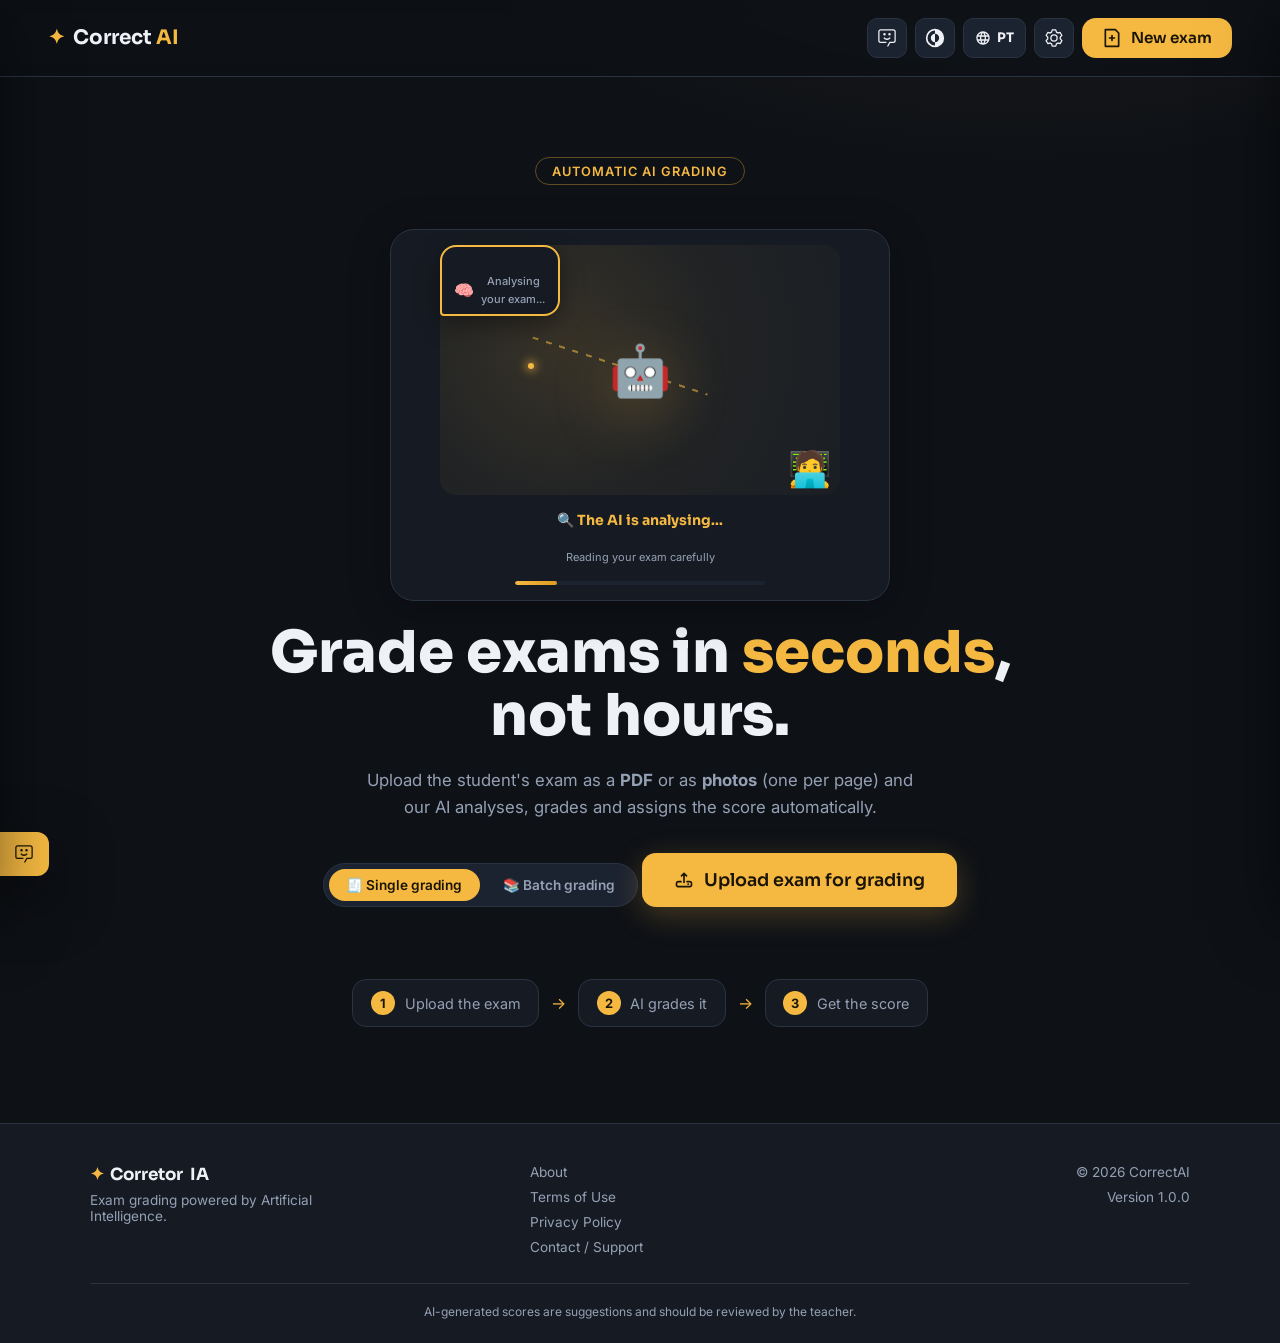
<file: frontend/index.html>
<!DOCTYPE html>
<html lang="pt-BR" data-theme="dark">

<head>
	<meta charset="UTF-8" />
	<meta name="viewport" content="width=device-width, initial-scale=1.0" />
	<title>CorrectAI — Correção de Provas com Inteligência Artificial</title>
	<meta name="description"
		content="Sistema web com IA para correção automática de provas. Carrega provas em PDF ou fotos e recebe a correção." />
	<link rel="preconnect" href="https://fonts.googleapis.com" />
	<link rel="preconnect" href="https://fonts.gstatic.com" crossorigin />
	<link
		href="https://fonts.googleapis.com/css2?family=Sora:wght@400;600;700;800&family=Inter:wght@400;500;600&display=swap"
		rel="stylesheet" />
	<link rel="stylesheet" href="css/style.css" />
	<link rel="stylesheet" href="css/animacao-ia.css" />
</head>

<body>

	<!-- ===== CABEÇALHO ===== -->
	<header class="topo">
		<div class="topo__logo">
			<span class="topo__icone">✦</span>
			<span>Correct<strong> AI</strong></span>
		</div>
		<div class="topo__acoes">
			<button class="btn btn--icone" id="btnChat" data-i18n-aria="headerChatAria"
				data-i18n-title="headerChatTitle" aria-label="Abrir chat com a IA" title="Chat com a IA">
				<svg class="icon" aria-hidden="true" focusable="false" fill="currentColor" viewBox="0 0 32 32" xmlns="http://www.w3.org/2000/svg"><defs><style>.cls-1{fill:none;}</style></defs><path d="M16,19a6.9908,6.9908,0,0,1-5.833-3.1287l1.666-1.1074a5.0007,5.0007,0,0,0,8.334,0l1.666,1.1074A6.9908,6.9908,0,0,1,16,19Z"/><path d="M20,8a2,2,0,1,0,2,2A1.9806,1.9806,0,0,0,20,8Z"/><path d="M12,8a2,2,0,1,0,2,2A1.9806,1.9806,0,0,0,12,8Z"/><path d="M17.7358,30,16,29l4-7h6a1.9966,1.9966,0,0,0,2-2V6a1.9966,1.9966,0,0,0-2-2H6A1.9966,1.9966,0,0,0,4,6V20a1.9966,1.9966,0,0,0,2,2h9v2H6a3.9993,3.9993,0,0,1-4-4V6A3.9988,3.9988,0,0,1,6,2H26a3.9988,3.9988,0,0,1,4,4V20a3.9993,3.9993,0,0,1-4,4H21.1646Z"/><rect class="cls-1" width="32" height="32"/></svg>
			</button>
			<button class="btn btn--icone" id="btnTema" aria-label="Activar modo claro" title="Modo claro">
				<svg class="icon" aria-hidden="true" focusable="false" fill="currentColor" viewBox="0 0 48 48" xmlns="http://www.w3.org/2000/svg"><g><g><g><rect width="48" height="48" fill="none"/><g><path d="M14,24A10,10,0,0,0,24,34V14A10,10,0,0,0,14,24Z"/><path d="M24,2A22,22,0,1,0,46,24,21.9,21.9,0,0,0,24,2ZM6,24A18.1,18.1,0,0,1,24,6v8a10,10,0,0,1,0,20v8A18.1,18.1,0,0,1,6,24Z"/></g></g></g></g></svg>
			</button>

			<button class="btn btn--icone" id="btnIdioma" aria-label="Mudar idioma" title="Switch to English">
				<svg class="icon icon--sm" aria-hidden="true" focusable="false" xmlns="http://www.w3.org/2000/svg" fill="currentColor" viewBox="0 0 24 24"><path d="M11.99 2C6.47 2 2 6.48 2 12s4.47 10 9.99 10C17.52 22 22 17.52 22 12S17.52 2 11.99 2zm6.93 6h-2.95c-.32-1.25-.78-2.45-1.38-3.56 1.84.63 3.37 1.91 4.33 3.56zM12 4.04c.83 1.2 1.48 2.53 1.91 3.96h-3.82c.43-1.43 1.08-2.76 1.91-3.96zM4.26 14C4.1 13.36 4 12.69 4 12s.1-1.36.26-2h3.38c-.08.66-.14 1.32-.14 2 0 .68.06 1.34.14 2H4.26zm.82 2h2.95c.32 1.25.78 2.45 1.38 3.56-1.84-.63-3.37-1.9-4.33-3.56zm2.95-8H5.08c.96-1.66 2.49-2.93 4.33-3.56C8.81 5.55 8.35 6.75 8.03 8zM12 19.96c-.83-1.2-1.48-2.53-1.91-3.96h3.82c-.43 1.43-1.08 2.76-1.91 3.96zM14.34 14H9.66c-.09-.66-.16-1.32-.16-2 0-.68.07-1.35.16-2h4.68c.09.65.16 1.32.16 2 0 .68-.07 1.34-.16 2zm.25 5.56c.6-1.11 1.06-2.31 1.38-3.56h2.95c-.96 1.65-2.49 2.93-4.33 3.56zM16.36 14c.08-.66.14-1.32.14-2 0-.68-.06-1.34-.14-2h3.38c.16.64.26 1.31.26 2s-.1 1.36-.26 2h-3.38z"/></svg>
				<span id="textoBotaoIdioma">EN</span>
			</button>

			<button class="btn btn--icone" id="btnConfig" data-i18n-aria="headerConfigAria"
				data-i18n-title="headerConfigTitle" aria-label="Abrir configurações" title="Configurações">
				<svg class="icon" aria-hidden="true" focusable="false" viewBox="0 0 1024 1024" xmlns="http://www.w3.org/2000/svg"><path fill="currentColor" d="M600.704 64a32 32 0 0 1 30.464 22.208l35.2 109.376c14.784 7.232 28.928 15.36 42.432 24.512l112.384-24.192a32 32 0 0 1 34.432 15.36L944.32 364.8a32 32 0 0 1-4.032 37.504l-77.12 85.12a357.12 357.12 0 0 1 0 49.024l77.12 85.248a32 32 0 0 1 4.032 37.504l-88.704 153.6a32 32 0 0 1-34.432 15.296L708.8 803.904c-13.44 9.088-27.648 17.28-42.368 24.512l-35.264 109.376A32 32 0 0 1 600.704 960H423.296a32 32 0 0 1-30.464-22.208L357.696 828.48a351.616 351.616 0 0 1-42.56-24.64l-112.32 24.256a32 32 0 0 1-34.432-15.36L79.68 659.2a32 32 0 0 1 4.032-37.504l77.12-85.248a357.12 357.12 0 0 1 0-48.896l-77.12-85.248A32 32 0 0 1 79.68 364.8l88.704-153.6a32 32 0 0 1 34.432-15.296l112.32 24.256c13.568-9.152 27.776-17.408 42.56-24.64l35.2-109.312A32 32 0 0 1 423.232 64H600.64zm-23.424 64H446.72l-36.352 113.088-24.512 11.968a294.113 294.113 0 0 0-34.816 20.096l-22.656 15.36-116.224-25.088-65.28 113.152 79.68 88.192-1.92 27.136a293.12 293.12 0 0 0 0 40.192l1.92 27.136-79.808 88.192 65.344 113.152 116.224-25.024 22.656 15.296a294.113 294.113 0 0 0 34.816 20.096l24.512 11.968L446.72 896h130.688l36.48-113.152 24.448-11.904a288.282 288.282 0 0 0 34.752-20.096l22.592-15.296 116.288 25.024 65.28-113.152-79.744-88.192 1.92-27.136a293.12 293.12 0 0 0 0-40.256l-1.92-27.136 79.808-88.128-65.344-113.152-116.288 24.96-22.592-15.232a287.616 287.616 0 0 0-34.752-20.096l-24.448-11.904L577.344 128zM512 320a192 192 0 1 1 0 384 192 192 0 0 1 0-384zm0 64a128 128 0 1 0 0 256 128 128 0 0 0 0-256z"/></svg>
			</button>
			<button class="btn btn--primario" id="btnAbrirModalTopo">
				<svg class="icon" aria-hidden="true" focusable="false" fill="currentColor" viewBox="0 0 24 24" xmlns="http://www.w3.org/2000/svg"><path d="M4,23H20a1,1,0,0,0,1-1V6a1,1,0,0,0-.293-.707l-4-4A1,1,0,0,0,16,1H4A1,1,0,0,0,3,2V22A1,1,0,0,0,4,23ZM5,3H15.586L19,6.414V21H5Zm11,9a1,1,0,0,1-1,1H13v2a1,1,0,0,1-2,0V13H9a1,1,0,0,1,0-2h2V9a1,1,0,0,1,2,0v2h2A1,1,0,0,1,16,12Z"/></svg>
				<span data-i18n="headerNovaProva">Nova prova</span>
			</button>
		</div>
	</header>


	<!-- ===== HERO ===== -->
	<main class="container">
		<section class="hero">
			<span class="hero__tag" data-i18n="heroTag">Correção automática com IA</span>
			<div id="animacaoContainer" class="animacao-wrapper" data-compacto aria-hidden="true"></div>

			<h1 data-i18n="heroTituloHtml" data-i18n-html="true">Corrige provas em <em>segundos</em>,<br />não em horas.
			</h1>
			<p data-i18n="heroParagrafoHtml" data-i18n-html="true">
				Carrega a prova do estudante em <strong>PDF</strong> ou em <strong>fotos</strong>
				(uma por página) e a nossa IA analisa, corrige e atribui a nota automaticamente.
			</p>

			<!-- ===== MODO: CORREÇÃO SIMPLES vs LOTE ===== -->
			<div class="modo-corretor" role="radiogroup" aria-label="Modo de correção">
				<button type="button" class="modo-corretor__opcao ativo" id="btnModoSimples" data-i18n="modoSimples">🧾
					Correção simples</button>
				<button type="button" class="modo-corretor__opcao" id="btnModoLote" data-i18n="modoLote">📚 Correção em
					lote</button>
			</div>

			<button class="btn btn--grande" id="btnAbrirModalHero">
				<svg class="icon" aria-hidden="true" focusable="false" viewBox="0 0 24 24" fill="none" xmlns="http://www.w3.org/2000/svg"><path d="M17 17H17.01M15.6 14H18C18.9319 14 19.3978 14 19.7654 14.1522C20.2554 14.3552 20.6448 14.7446 20.8478 15.2346C21 15.6022 21 16.0681 21 17C21 17.9319 21 18.3978 20.8478 18.7654C20.6448 19.2554 20.2554 19.6448 19.7654 19.8478C19.3978 20 18.9319 20 18 20H6C5.06812 20 4.60218 20 4.23463 19.8478C3.74458 19.6448 3.35523 19.2554 3.15224 18.7654C3 18.3978 3 17.9319 3 17C3 16.0681 3 15.6022 3.15224 15.2346C3.35523 14.7446 3.74458 14.3552 4.23463 14.1522C4.60218 14 5.06812 14 6 14H8.4M12 15V4M12 4L15 7M12 4L9 7" stroke="currentColor" stroke-width="2" stroke-linecap="round" stroke-linejoin="round"/></svg>
				<span id="textoBotaoHero" data-i18n="heroBotaoSimples">Carregar prova
					para correção</span>
			</button>

			<div class="hero__passos">
				<div class="passo"><span>1</span> <span data-i18n="passo1">Carrega a prova</span></div>
				<div class="passo__seta">→</div>
				<div class="passo"><span>2</span> <span data-i18n="passo2">A IA corrige</span></div>
				<div class="passo__seta">→</div>
				<div class="passo"><span>3</span> <span data-i18n="passo3">Recebe a nota</span></div>
			</div>

		</section>

		<!-- ===== FILA DE PROVAS ===== -->
		<section class="fila" id="secFila" hidden>
			<div class="fila__topo">
				<h2 data-i18n="filaTitulo">Provas em análise</h2>
				<button class="btn btn--pequeno" id="btnExportarTudo">
					<svg class="icon icon--sm" aria-hidden="true" focusable="false" fill="currentColor" viewBox="0 0 1920 1920" xmlns="http://www.w3.org/2000/svg"><path d="M533.333 586.667v106.666h-320v479.997h.422l233.6 213.34H1472.64l233.6-213.34h.43V693.333h-320V586.667h352c41.23 0 74.66 33.429 74.66 74.666v511.997H1856c35.35 0 64 28.66 64 64V1856c0 35.35-28.65 64-64 64H64c-35.346 0-64-28.65-64-64v-618.67c0-35.34 28.654-64 64-64h42.667V661.333c0-41.237 33.429-74.666 74.666-74.666h352ZM172.378 1280h-65.711v533.33H1813.33V1280h-65.71l-233.6 213.33H405.978L172.378 1280ZM1013.33 0v1044.579l228.96-228.958 75.42 75.425L960 1248.76 602.288 891.046l75.424-75.425 228.955 228.955V0h106.663Z" fill-rule="evenodd"/></svg>
					<span data-i18n="filaExportar">Exportar tudo (CSV)</span>
				</button>
			</div>
			<div class="fila__lista" id="listaProvas"></div>
		</section>

	</main>

	<!-- ===== RODAPÉ ===== -->
	<footer class="rodape">
		<div class="rodape__conteudo">
			<div class="rodape__marca">
				<div class="rodape__logo"><span class="topo__icone">✦</span> Corretor<strong>IA</strong></div>
				<p data-i18n="rodapeSlogan">Correção de provas com Inteligência Artificial.</p>
			</div>

			<nav class="rodape__links" aria-label="Links do rodapé">
				<a href="#" data-i18n="rodapeSobre">Sobre</a>
				<a href="#" data-i18n="rodapeTermos">Termos de Uso</a>
				<a href="#" data-i18n="rodapePrivacidade">Política de Privacidade</a>
				<a href="#" data-i18n="rodapeContacto">Contacto / Suporte</a>
			</nav>

			<div class="rodape__meta">
				<span>© <span id="rodapeAno">2026</span> CorrectAI</span>
				<span data-i18n="rodapeVersao">Versão 1.0.0</span>
			</div>
		</div>

		<p class="rodape__aviso" data-i18n="rodapeAviso">
			As notas geradas por IA são sugestões e devem ser revistas pelo professor.
		</p>
	</footer>

	<!-- ===== MODAL (popup) DE CARREGAMENTO — CORREÇÃO SIMPLES ===== -->
	<div class="modal-overlay" id="modalOverlay" hidden>
		<div class="modal" role="dialog" aria-modal="true" aria-labelledby="modalTitulo">
			<button class="modal__fechar" id="btnFecharModal" aria-label="Fechar">✕</button>

			<h2 id="modalTitulo" data-i18n="modalTitulo">Carregar prova</h2>
			<p class="modal__sub" data-i18n="modalSub">Preenche os dados do estudante e anexa a prova.</p>

			<form id="formProva" novalidate>
				<!-- Dados do estudante -->

				<div class="campo">
					<label for="inputNome" data-i18n="labelNome">Nome do estudante</label>
					<input type="text" id="inputNome" placeholder="Ex.: Bruno Sebastião"
						data-i18n-placeholder="placeholderNome" maxlength="100" required />
					<small class="campo__erro" data-erro="nome"></small>
				</div>

				<div class="campo">
					<label for="inputNumero" data-i18n="labelNumero">Número de estudante</label>
					<input type="text" id="inputNumero" placeholder="Ex.: 2026-0042"
						data-i18n-placeholder="placeholderNumero" maxlength="20" required />
					<small class="campo__erro" data-erro="numero"></small>
				</div>

				<!-- Escolha do tipo de ficheiro -->
				<div class="campo">
					<span class="campo__rotulo" data-i18n="labelFormato">Formato da prova</span>
					<div class="tipo-toggle" role="radiogroup">
						<label class="tipo-toggle__opcao">
							<input type="radio" name="tipoFicheiro" value="pdf" checked />
							<span data-i18n="optPdf">📄 PDF</span>
						</label>
						<label class="tipo-toggle__opcao">
							<input type="radio" name="tipoFicheiro" value="foto" />
							<span data-i18n="optFoto">📷 Fotos</span>
						</label>
					</div>
				</div>

				<!-- Zona de upload -->
				<div class="dropzone" id="dropzone">

					<input type="file" id="inputFicheiro" accept="application/pdf" hidden />

					<input type="file" id="inputCamera" accept="image/*" capture="environment" hidden />

					<!-- MODO PDF -->
					<div class="dropzone__conteudo" id="dropzonePdf">

						<span class="dropzone__icone">⇪</span>

						<p id="dropzoneTextoPdf" data-i18n="dzPdfTexto" data-i18n-html="true">
							Arrasta o PDF aqui ou <u>clica para escolher</u>
						</p>

						<small id="dropzoneAjudaPdf" data-i18n="dzPdfAjuda">
							1 ficheiro PDF
						</small>

					</div>


					<!-- MODO FOTOS -->
					<div class="dropzone__conteudo dropzone__fotos" id="dropzoneFotos">

						<div class="dropzone__opcoes">

							<!-- UPLOAD -->
							<div class="dropzone__opcao" id="opcaoUpload">

								<span class="dropzone__icone">⇪</span>

								<p>
									<strong data-i18n="dzFotosCarregar">Carregar fotos</strong>
								</p>

								<small data-i18n="dzFotosGaleria">
									Escolher da galeria
								</small>

							</div>


							<!-- CÂMERA -->
							<div class="dropzone__opcao" id="opcaoCamera">

								<span class="dropzone__icone">📷</span>

								<p>
									<strong data-i18n="dzFotosTirar">Tirar foto</strong>
								</p>

								<small data-i18n="dzFotosCamera">
									Abrir câmera
								</small>

							</div>

						</div>

						<small class="dropzone__ajuda" id="dropzoneAjudaFotos" data-i18n="dzFotosAjuda">
							Várias fotos — uma por página da prova
						</small>

					</div>

				</div>

				<small class="campo__erro" data-erro="ficheiro"></small>

				<!-- Pré-visualização das fotos -->
				<div class="preview-fotos" id="previewFotos"></div>

				<button type="submit" class="btn btn--primario btn--largo" id="btnSubmeter">
					<svg class="icon" aria-hidden="true" focusable="false" viewBox="0 0 24 24" fill="none" xmlns="http://www.w3.org/2000/svg"><path d="M10.3009 13.6949L20.102 3.89742M10.5795 14.1355L12.8019 18.5804C13.339 19.6545 13.6075 20.1916 13.9458 20.3356C14.2394 20.4606 14.575 20.4379 14.8492 20.2747C15.1651 20.0866 15.3591 19.5183 15.7472 18.3818L19.9463 6.08434C20.2845 5.09409 20.4535 4.59896 20.3378 4.27142C20.2371 3.98648 20.013 3.76234 19.7281 3.66167C19.4005 3.54595 18.9054 3.71502 17.9151 4.05315L5.61763 8.2523C4.48114 8.64037 3.91289 8.83441 3.72478 9.15032C3.56153 9.42447 3.53891 9.76007 3.66389 10.0536C3.80791 10.3919 4.34498 10.6605 5.41912 11.1975L9.86397 13.42C10.041 13.5085 10.1295 13.5527 10.2061 13.6118C10.2742 13.6643 10.3352 13.7253 10.3876 13.7933C10.4468 13.87 10.491 13.9585 10.5795 14.1355Z" stroke="currentColor" stroke-width="2" stroke-linecap="round" stroke-linejoin="round"/></svg>
					<span data-i18n="btnEnviar">Enviar para correção</span>
				</button>
			</form>
		</div>
	</div>

	<!-- ===== MODAL DE CORREÇÃO EM LOTE ===== -->
	<div class="modal-overlay" id="modalLoteOverlay" hidden>
		<div class="modal modal--largo" role="dialog" aria-modal="true" aria-labelledby="modalLoteTitulo">
			<button class="modal__fechar" id="btnFecharModalLote" aria-label="Fechar">✕</button>

			<h2 id="modalLoteTitulo" data-i18n="loteTitulo">Correção em lote</h2>
			<p class="modal__sub" data-i18n="loteSub">Adiciona as provas de vários estudantes. A IA corrige todas de uma
				vez e gera um relatório com a média percentual.</p>

			<div class="lote-lista" id="loteLista"></div>

			<small class="campo__erro" data-erro="lote"></small>

			<div class="lote-acoes">
				<button type="button" class="btn btn--pequeno" id="btnAdicionarAluno" data-i18n="loteAdicionar">+
					Adicionar estudante</button>
				<button type="button" class="btn btn--primario btn--largo" id="btnEnviarLote">
					<svg class="icon" aria-hidden="true" focusable="false" viewBox="0 0 24 24" fill="none" xmlns="http://www.w3.org/2000/svg"><path d="M10.3009 13.6949L20.102 3.89742M10.5795 14.1355L12.8019 18.5804C13.339 19.6545 13.6075 20.1916 13.9458 20.3356C14.2394 20.4606 14.575 20.4379 14.8492 20.2747C15.1651 20.0866 15.3591 19.5183 15.7472 18.3818L19.9463 6.08434C20.2845 5.09409 20.4535 4.59896 20.3378 4.27142C20.2371 3.98648 20.013 3.76234 19.7281 3.66167C19.4005 3.54595 18.9054 3.71502 17.9151 4.05315L5.61763 8.2523C4.48114 8.64037 3.91289 8.83441 3.72478 9.15032C3.56153 9.42447 3.53891 9.76007 3.66389 10.0536C3.80791 10.3919 4.34498 10.6605 5.41912 11.1975L9.86397 13.42C10.041 13.5085 10.1295 13.5527 10.2061 13.6118C10.2742 13.6643 10.3352 13.7253 10.3876 13.7933C10.4468 13.87 10.491 13.9585 10.5795 14.1355Z" stroke="currentColor" stroke-width="2" stroke-linecap="round" stroke-linejoin="round"/></svg>
					<span data-i18n="loteEnviar">Enviar lote para correção</span>
				</button>
			</div>
		</div>
	</div>

	<!-- ===== MODAL: RELATÓRIO DO LOTE ===== -->
	<div class="modal-overlay" id="modalRelatorioOverlay" hidden>
		<div class="modal modal--largo" role="dialog" aria-modal="true" aria-labelledby="modalRelatorioTitulo">
			<button class="modal__fechar" id="btnFecharRelatorio" aria-label="Fechar">✕</button>

			<h2 id="modalRelatorioTitulo" data-i18n="relatorioTitulo">Relatório do lote</h2>
			<p class="modal__sub" id="relatorioSub"></p>

			<div class="relatorio-tabela-wrap">
				<table class="relatorio-tabela" id="relatorioTabela">
					<thead>
						<tr>
							<th data-i18n="relColNome">Nome</th>
							<th data-i18n="relColNumero">Número</th>
							<th data-i18n="relColNota">Nota</th>
							<th data-i18n="relColPercentagem">Percentagem</th>
						</tr>
					</thead>
					<tbody id="relatorioCorpo"></tbody>
				</table>
			</div>

			<div class="relatorio-resumo" id="relatorioResumo"></div>

			<button type="button" class="btn btn--primario btn--largo" id="btnExportarLote">
				<svg class="icon" aria-hidden="true" focusable="false" viewBox="0 0 512 512" version="1.1" xmlns="http://www.w3.org/2000/svg" xmlns:xlink="http://www.w3.org/1999/xlink"><g stroke="none" stroke-width="1" fill="none" fill-rule="evenodd"><g fill="currentColor" transform="translate(42.666667, 85.333333)"><path d="M341.333333,1.42108547e-14 L426.666667,85.3333333 L426.666667,341.333333 L3.55271368e-14,341.333333 L3.55271368e-14,1.42108547e-14 L341.333333,1.42108547e-14 Z M330.666667,42.6666667 L42.6666667,42.6666667 L42.6666667,298.666667 L384,298.666667 L384,96 L330.666667,42.6666667 Z M106.666667,85.3333333 L106.666,234.666 L341.333333,234.666667 L341.333333,256 L85.3333333,256 L85.3333333,85.3333333 L106.666667,85.3333333 Z M170.666667,149.333333 L170.666667,213.333333 L128,213.333333 L128,149.333333 L170.666667,149.333333 Z M234.666667,106.666667 L234.666667,213.333333 L192,213.333333 L192,106.666667 L234.666667,106.666667 Z M298.666667,170.666667 L298.666667,213.333333 L256,213.333333 L256,170.666667 L298.666667,170.666667 Z"></path></g></g></svg>
				<span data-i18n="relatorioExportar">Exportar relatório (CSV)</span>
			</button>
		</div>
	</div>

	<!-- ===== PAINEL LATERAL ESQUERDO: CHAT COM A IA ===== -->
	<aside class="chat" id="painelChat" aria-label="Chat com a IA">
		<div class="chat__topo">
			<h3 data-i18n="chatTitulo">💬 Assistente IA</h3>
			<button class="chat__fechar" id="btnFecharChat" data-i18n-aria="chatFecharAria"
				aria-label="Ocultar chat">✕</button>
		</div>
		<div class="chat__mensagens" id="chatMensagens">
			<div class="msg msg--ia" id="chatMsgInicial" data-i18n="chatMsgInicial">Olá! Posso ajudar-te a definir
				critérios, explicar notas ou rever correções. O que precisas?</div>
		</div>
		<form class="chat__form" id="chatForm">
			<input type="text" id="chatInput" placeholder="Escreve a tua mensagem…"
				data-i18n-placeholder="chatPlaceholder" autocomplete="off" />
			<button type="submit" class="btn btn--primario" aria-label="Enviar">
				<svg class="icon icon--sm" aria-hidden="true" focusable="false" viewBox="0 0 24 24" fill="none" xmlns="http://www.w3.org/2000/svg"><path d="M10.3009 13.6949L20.102 3.89742M10.5795 14.1355L12.8019 18.5804C13.339 19.6545 13.6075 20.1916 13.9458 20.3356C14.2394 20.4606 14.575 20.4379 14.8492 20.2747C15.1651 20.0866 15.3591 19.5183 15.7472 18.3818L19.9463 6.08434C20.2845 5.09409 20.4535 4.59896 20.3378 4.27142C20.2371 3.98648 20.013 3.76234 19.7281 3.66167C19.4005 3.54595 18.9054 3.71502 17.9151 4.05315L5.61763 8.2523C4.48114 8.64037 3.91289 8.83441 3.72478 9.15032C3.56153 9.42447 3.53891 9.76007 3.66389 10.0536C3.80791 10.3919 4.34498 10.6605 5.41912 11.1975L9.86397 13.42C10.041 13.5085 10.1295 13.5527 10.2061 13.6118C10.2742 13.6643 10.3352 13.7253 10.3876 13.7933C10.4468 13.87 10.491 13.9585 10.5795 14.1355Z" stroke="currentColor" stroke-width="2" stroke-linecap="round" stroke-linejoin="round"/></svg>
			</button>
		</form>
	</aside>
	<button class="chat__abrir" id="btnAbrirChat" data-i18n-aria="chatAbrirAria" aria-label="Mostrar chat">
		<svg class="icon" aria-hidden="true" focusable="false" fill="currentColor" viewBox="0 0 32 32" xmlns="http://www.w3.org/2000/svg"><defs><style>.cls-1{fill:none;}</style></defs><path d="M16,19a6.9908,6.9908,0,0,1-5.833-3.1287l1.666-1.1074a5.0007,5.0007,0,0,0,8.334,0l1.666,1.1074A6.9908,6.9908,0,0,1,16,19Z"/><path d="M20,8a2,2,0,1,0,2,2A1.9806,1.9806,0,0,0,20,8Z"/><path d="M12,8a2,2,0,1,0,2,2A1.9806,1.9806,0,0,0,12,8Z"/><path d="M17.7358,30,16,29l4-7h6a1.9966,1.9966,0,0,0,2-2V6a1.9966,1.9966,0,0,0-2-2H6A1.9966,1.9966,0,0,0,4,6V20a1.9966,1.9966,0,0,0,2,2h9v2H6a3.9993,3.9993,0,0,1-4-4V6A3.9988,3.9988,0,0,1,6,2H26a3.9988,3.9988,0,0,1,4,4V20a3.9993,3.9993,0,0,1-4,4H21.1646Z"/><rect class="cls-1" width="32" height="32"/></svg>
	</button>

	<!-- ===== PAINEL LATERAL DIREITO: CONFIGURAÇÕES ===== -->
	<aside class="config" id="painelConfig" aria-label="Configurações de avaliação">
		<div class="config__topo">
			<h3 data-i18n="configTitulo">⚙️ Configurações</h3>
			<button class="config__fechar" id="btnFecharConfig" aria-label="Fechar configurações">✕</button>
		</div>

		<div class="config__grupo">
			<label for="selRigor" data-i18n="rigorLabel">Nível de rigorosidade</label>
			<select id="selRigor">
				<option value="flexivel" data-i18n="rigorFlexivel">Flexível — valoriza o raciocínio</option>
				<option value="equilibrado" selected data-i18n="rigorEquilibrado">Equilibrado — padrão</option>
				<option value="rigoroso" data-i18n="rigorRigoroso">Rigoroso — exige precisão</option>
				<option value="muito-rigoroso" data-i18n="rigorMuitoRigoroso">Muito rigoroso — sem margem</option>
			</select>
		</div>

		<div class="config__grupo">
			<label for="rangeTolerancia"><span data-i18n="toleranciaLabel">Tolerância a erros ortográficos:</span>
				<strong id="valTolerancia">30%</strong></label>
			<input type="range" id="rangeTolerancia" min="0" max="100" step="5" value="30" />
		</div>

		<div class="config__grupo">
			<label for="inputNotaMax" data-i18n="notaMaxLabel">Nota máxima</label>
			<input type="number" id="inputNotaMax" min="5" max="100" value="20" />
		</div>

		<div class="config__grupo">
			<span class="config__rotulo" data-i18n="metricasTitulo">Métricas avaliadas</span>
			<label class="check"><input type="checkbox" data-metrica="conteudo" checked /> <span
					data-i18n="metricaConteudo">Correção do conteúdo</span></label>
			<label class="check"><input type="checkbox" data-metrica="raciocinio" checked /> <span
					data-i18n="metricaRaciocinio">Raciocínio e método</span></label>
			<label class="check"><input type="checkbox" data-metrica="organizacao" /> <span
					data-i18n="metricaOrganizacao">Organização e estrutura</span></label>
			<label class="check"><input type="checkbox" data-metrica="ortografia" /> <span
					data-i18n="metricaOrtografia">Ortografia e gramática</span></label>
			<label class="check"><input type="checkbox" data-metrica="caligrafia" /> <span
					data-i18n="metricaCaligrafia">Legibilidade da caligrafia</span></label>
		</div>

		<div class="config__grupo">
			<label for="txtCriterios" data-i18n="criteriosLabel">Critérios adicionais para a IA</label>
			<textarea id="txtCriterios" rows="3" placeholder="Ex.: penalizar respostas sem justificação."
				data-i18n-placeholder="criteriosPlaceholder"></textarea>
		</div>

		<!-- ===== CHAVE DE CORREÇÃO (GABARITO) ===== -->
		<div class="config__grupo">
			<span class="config__rotulo" data-i18n="chaveTitulo">Chave de correção (gabarito) — opcional</span>
			<p class="config__ajuda-texto" data-i18n="chaveAjuda">Carrega o gabarito para a IA comparar as respostas.
				Aceita PDF, foto da galeria ou foto tirada na hora.</p>

			<div class="tipo-toggle tipo-toggle--compacto" role="radiogroup" aria-label="Formato da chave">
				<label class="tipo-toggle__opcao">
					<input type="radio" name="tipoFicheiroChave" value="pdf" checked />
					<span data-i18n="optPdf">📄 PDF</span>
				</label>
				<label class="tipo-toggle__opcao">
					<input type="radio" name="tipoFicheiroChave" value="foto" />
					<span data-i18n="optFoto">📷 Fotos</span>
				</label>
			</div>

			<div class="dropzone dropzone--compacta" id="dropzoneChave">

				<input type="file" id="inputFicheiroChave" accept="application/pdf" hidden />
				<input type="file" id="inputCameraChave" accept="image/*" capture="environment" hidden />

				<!-- MODO PDF -->
				<div class="dropzone__conteudo" id="dropzonePdfChave">
					<span class="dropzone__icone">⇪</span>
					<p id="dropzoneTextoPdfChave" data-i18n="dzChavePdfTexto" data-i18n-html="true">Arrasta o PDF da
						chave aqui ou <u>clica para escolher</u></p>
					<small id="dropzoneAjudaPdfChave" data-i18n="dzPdfAjuda">1 ficheiro PDF</small>
				</div>

				<!-- MODO FOTOS -->
				<div class="dropzone__conteudo dropzone__fotos" id="dropzoneFotosChave">
					<div class="dropzone__opcoes">
						<div class="dropzone__opcao" id="opcaoUploadChave">
							<span class="dropzone__icone">⇪</span>
							<p><strong data-i18n="dzFotosCarregar">Carregar fotos</strong></p>
							<small data-i18n="dzFotosGaleria">Escolher da galeria</small>
						</div>
						<div class="dropzone__opcao" id="opcaoCameraChave">
							<span class="dropzone__icone">📷</span>
							<p><strong data-i18n="dzFotosTirar">Tirar foto</strong></p>
							<small data-i18n="dzFotosCamera">Abrir câmera</small>
						</div>
					</div>
					<small class="dropzone__ajuda" id="dropzoneAjudaFotosChave" data-i18n="dzChaveFotosAjuda">Várias
						fotos — uma por página da chave</small>
				</div>

			</div>

			<small class="campo__erro" data-erro="ficheiroChave"></small>

			<div class="preview-fotos" id="previewFotosChave"></div>

			<div class="config__chave-acoes" id="chaveAcoes" hidden>
				<span class="config__chave-resumo" id="chaveResumo"></span>
				<button type="button" class="btn btn--pequeno" id="btnRemoverChave" data-i18n="chaveRemover">Remover
					chave</button>
			</div>
		</div>

		<button class="btn btn--primario btn--largo" id="btnGuardarConfig" data-i18n="btnGuardar">Guardar
			configurações</button>
	</aside>

	<div class="painel-overlay" id="painelOverlay" hidden></div>

	<!-- Notificações -->
	<div class="toast" id="toast" hidden></div>

	<!-- ========================================== -->
	<!-- SCRIPTS - Carregar em ORDEM CORRETA        -->
	<!-- ========================================== -->

	<!-- 1. Primeiro: i18n (traduções) -->
	<script src="js/i18n.js"></script>

	<!-- 2. Segundo: Configurações globais -->
	<script src="js/config.js"></script>

	<!-- 2.1 Animação decorativa (IA a ajudar o humano) -->
	<script src="js/animacao-ia.js"></script>

	<!-- 3. Terceiro: Utilitários de upload e câmera -->
	<script src="js/upload.js"></script>
	<script src="js/camera.js"></script>

	<!-- 4. Quarto: Fila, ligação ao servidor e correção -->
	<script src="js/fila.js"></script>
	<script src="js/api-service.js"></script>
	<script src="js/correcao.js"></script>

	<!-- 5. Quinto: Lote e relatórios -->
	<script src="js/lote.js"></script>

	<!-- 6. Sexto: UI (chat, painéis, modais, configurações) -->
	<script src="js/chat.js"></script>
	<script src="js/paineis.js"></script>
	<script src="js/modal.js"></script>
	<script src="js/config-ui.js"></script>

	<!-- 7. Último: Orquestrador principal -->
	<script src="js/app.js"></script>

</body>

</html>
</file>
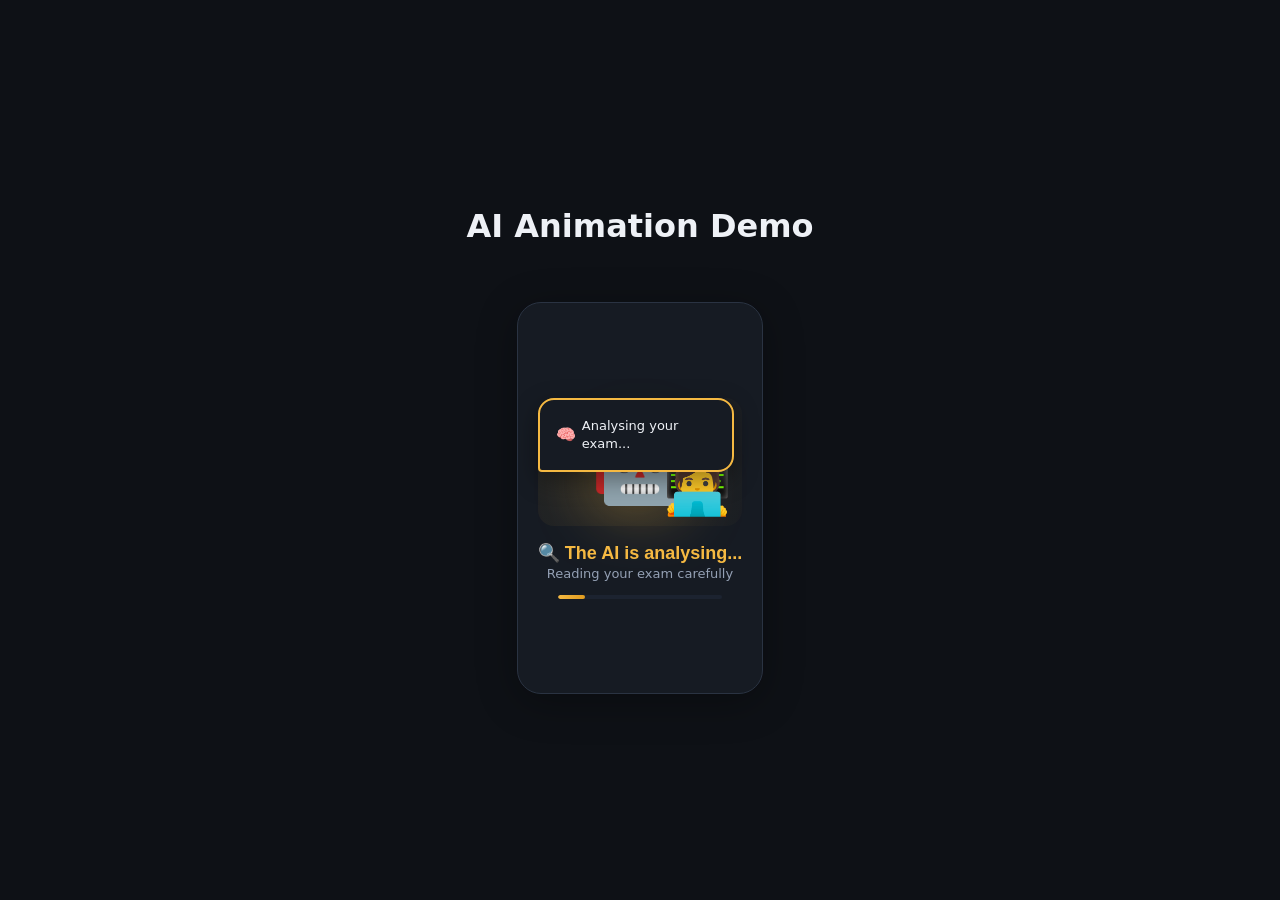
<file: frontend/animacao-ia.html>
<!DOCTYPE html>
<html lang="en" data-theme="dark">
<head>
    <meta charset="UTF-8" />
    <meta name="viewport" content="width=device-width, initial-scale=1.0" />
    <title>AI Animation - CorretorIA</title>
    <link rel="stylesheet" href="./css/animacao-ia.css" />
</head>
<body class="pagina-animacao-demo">
	<h1>AI Animation Demo</h1>
	<div id="animacaoContainer" class="animacao-wrapper">
		<!-- Aqui será injetada a animação -->
    </div>
    <script src="./js/animacao-ia.js"></script>
</body>
</html>
</file>
<file: frontend/css/style.css>
/* ============================================================
   CorretorIA — Folha de estilos
   Tema escuro/claro, acento âmbar, tipografia Sora + Inter
   ============================================================ */

/* ============================================================
   TEMA PADRÃO — DARK
   ============================================================ */

:root {
  --fundo: #0e1116;
  --fundo-2: #161b23;
  --superficie: #1c2330;
  --borda: #2a3342;
  --texto: #eef1f6;
  --texto-suave: #94a0b4;

  --acento: #f5b942;
  --acento-forte: #e09c1f;
  --acento-texto: #1a1405;

  --sucesso: #4ade80;
  --erro: #f87171;

  --brilho-fundo: rgba(245, 185, 66, 0.08);
  --topo-fundo: rgba(14, 17, 22, 0.85);
  --overlay: rgba(5, 8, 12, 0.7);
  --overlay-painel: rgba(0, 0, 0, 0.5);

  --raio: 14px;
  --sombra: 0 20px 60px rgba(0, 0, 0, 0.5);

  --transicao: 0.25s cubic-bezier(0.4, 0, 0.2, 1);
}


/* ============================================================
   TEMA — LIGHT
   ============================================================ */

[data-theme="light"] {
  --fundo: #f5f6f8;
  --fundo-2: #ffffff;
  --superficie: #eef0f4;
  --borda: #d8dce4;
  --texto: #171a21;
  --texto-suave: #667085;

  --acento: #c98200;
  --acento-forte: #a96800;
  --acento-texto: #ffffff;

  --sucesso: #16a34a;
  --erro: #dc2626;

  --brilho-fundo: rgba(245, 185, 66, 0.12);
  --topo-fundo: rgba(255, 255, 255, 0.85);
  --overlay: rgba(20, 24, 30, 0.45);
  --overlay-painel: rgba(0, 0, 0, 0.25);

  --sombra: 0 20px 60px rgba(0, 0, 0, 0.12);
}


/* ============================================================
   RESET
   ============================================================ */

* {
  margin: 0;
  padding: 0;
  box-sizing: border-box;
}


/* ============================================================
   BODY
   ============================================================ */

body {
  font-family: "Inter", system-ui, sans-serif;

  background:
    radial-gradient(
      1000px 500px at 80% -10%,
      var(--brilho-fundo),
      transparent 60%
    ),
    var(--fundo);

  color: var(--texto);
  min-height: 100vh;

  display: flex;
  flex-direction: column;

  transition:
    background-color var(--transicao),
    color var(--transicao);
}

h1,
h2,
h3 {
  font-family: "Sora", sans-serif;
}


/* ============================================================
   CABEÇALHO
   ============================================================ */

.topo {
  display: flex;
  justify-content: space-between;
  align-items: center;

  padding: 1.1rem clamp(1rem, 5vw, 3rem);

  border-bottom: 1px solid var(--borda);

  backdrop-filter: blur(8px);

  position: sticky;
  top: 0;

  background: var(--topo-fundo);

  z-index: 10;

  transition:
    background-color var(--transicao),
    border-color var(--transicao);
}

.topo__logo {
  font-family: "Sora", sans-serif;
  font-size: 1.25rem;
  font-weight: 700;

  display: flex;
  align-items: center;

  gap: 0.5rem;
}

.topo__icone {
  color: var(--acento);
}

.topo__logo strong {
  color: var(--acento);
}


/* ============================================================
   BOTÕES
   ============================================================ */

.btn {
  font-family: "Sora", sans-serif;
  font-weight: 600;

  border: none;
  border-radius: var(--raio);

  cursor: pointer;

  padding: 0.65rem 1.25rem;

  font-size: 0.95rem;

  display: inline-flex;
  align-items: center;
  justify-content: center;
  gap: 0.55rem;

  transition: var(--transicao);
}

.btn--primario {
  background: var(--acento);
  color: var(--acento-texto);
}

.btn--primario:hover {
  background: var(--acento-forte);
  transform: translateY(-2px);
}

.btn--grande {
  background: var(--acento);
  color: var(--acento-texto);

  font-size: 1.1rem;

  padding: 1rem 2rem;

  display: inline-flex;
  align-items: center;

  gap: 0.6rem;

  margin-top: 2rem;

  box-shadow: 0 8px 30px rgba(245, 185, 66, 0.25);
}

.btn--grande:hover {
  background: var(--acento-forte);
  transform: translateY(-3px);
}

.btn--largo {
  width: 100%;
  padding: 0.9rem;
  font-size: 1rem;
  margin-top: 1rem;
}

.btn:disabled {
  opacity: 0.5;
  cursor: not-allowed;
  transform: none;
}


/* ============================================================
   HERO
   ============================================================ */

.container {
  max-width: 860px;
  margin: 0 auto;
  padding: 0 1.25rem;

  flex: 1 0 auto;
}

.hero {
  text-align: center;
  padding: 5rem 0 3rem;
}

.hero__tag {
  display: inline-block;

  font-size: 0.8rem;
  font-weight: 600;

  letter-spacing: 0.08em;
  text-transform: uppercase;

  color: var(--acento);

  border: 1px solid rgba(245, 185, 66, 0.35);
  border-radius: 999px;

  padding: 0.35rem 1rem;

  margin-bottom: 1.5rem;
}

.hero h1 {
  font-size: clamp(2.2rem, 6vw, 3.6rem);
  font-weight: 800;
  line-height: 1.1;
}

.hero h1 em {
  font-style: normal;
  color: var(--acento);
}

.hero p {
  color: var(--texto-suave);

  max-width: 560px;

  margin: 1.25rem auto 0;

  font-size: 1.05rem;
  line-height: 1.6;
}

.hero__passos {
  display: flex;
  justify-content: center;
  align-items: center;

  gap: 0.75rem;

  margin-top: 3rem;

  flex-wrap: wrap;
}

.passo {
  background: var(--fundo-2);

  border: 1px solid var(--borda);
  border-radius: var(--raio);

  padding: 0.7rem 1.1rem;

  font-size: 0.9rem;

  color: var(--texto-suave);

  display: flex;
  align-items: center;

  gap: 0.6rem;
}

.passo > span:first-child {
  background: var(--acento);
  color: var(--acento-texto);

  font-weight: 700;

  width: 1.5rem;
  height: 1.5rem;

  border-radius: 50%;

  display: grid;
  place-items: center;

  font-size: 0.8rem;

  flex-shrink: 0;
}

.passo__seta {
  color: var(--acento);
}


/* ============================================================
   FILA DE PROVAS
   ============================================================ */

.fila {
  padding: 2rem 0 5rem;
}

.fila h2 {
  margin-bottom: 1.25rem;
  font-size: 1.4rem;
}

.fila__lista {
  display: grid;
  gap: 1rem;
}

.prova-card {
  background: var(--fundo-2);

  border: 1px solid var(--borda);
  border-radius: var(--raio);

  padding: 1.1rem 1.25rem;

  display: flex;
  align-items: center;

  gap: 1rem;

  animation: entrar 0.4s ease both;

  flex-wrap: wrap;
}

@keyframes entrar {
  from {
    opacity: 0;
    transform: translateY(12px);
  }

  to {
    opacity: 1;
    transform: translateY(0);
  }
}

.prova-card__icone {
  font-size: 1.6rem;

  background: var(--superficie);

  border-radius: 12px;

  width: 3.2rem;
  height: 3.2rem;

  display: grid;
  place-items: center;

  flex-shrink: 0;
}

.prova-card__info {
  flex: 1;
  min-width: 0;
}

.prova-card__nome {
  font-weight: 600;
}

.prova-card__meta {
  font-size: 0.82rem;

  color: var(--texto-suave);

  margin-top: 0.2rem;
}

.prova-card__estado {
  font-size: 0.8rem;
  font-weight: 600;

  padding: 0.35rem 0.9rem;

  border-radius: 999px;

  white-space: nowrap;
}

.estado--analise {
  background: rgba(245, 185, 66, 0.15);
  color: var(--acento);
}

.estado--concluido {
  background: rgba(74, 222, 128, 0.12);
  color: var(--sucesso);
}

.estado--concluido.nota-baixa {
  background: rgba(248, 113, 113, 0.12);
  color: var(--erro);
  font-weight: 700;
}

.estado--erro {
  background: rgba(248, 113, 113, 0.12);
  color: var(--erro);
}


/* ============================================================
   MODAL
   ============================================================ */

.modal-overlay {
  position: fixed;
  inset: 0;

  background: var(--overlay);

  backdrop-filter: blur(6px);

  display: grid;
  place-items: center;

  padding: 1rem;

  z-index: 100;

  animation: fadeIn 0.25s ease;
}

@keyframes fadeIn {
  from {
    opacity: 0;
  }
}

.modal {
  background: var(--fundo-2);

  border: 1px solid var(--borda);
  border-radius: 20px;

  box-shadow: var(--sombra);

  width: 100%;
  max-width: 480px;

  max-height: 90vh;

  overflow-y: auto;

  padding: 2rem;

  position: relative;

  animation:
    subir 0.3s cubic-bezier(0.34, 1.4, 0.64, 1) both;
}

@keyframes subir {
  from {
    opacity: 0;
    transform: translateY(24px) scale(0.97);
  }

  to {
    opacity: 1;
    transform: translateY(0) scale(1);
  }
}

.modal__fechar {
  position: absolute;

  top: 1rem;
  right: 1rem;

  background: var(--superficie);

  border: 1px solid var(--borda);

  color: var(--texto-suave);

  width: 2rem;
  height: 2rem;

  border-radius: 8px;

  cursor: pointer;

  transition: var(--transicao);
}

.modal__fechar:hover {
  color: var(--texto);
  border-color: var(--texto-suave);
}

.modal h2 {
  font-size: 1.4rem;
}

.modal__sub {
  color: var(--texto-suave);

  font-size: 0.9rem;

  margin: 0.4rem 0 1.5rem;
}


/* ============================================================
   CAMPOS
   ============================================================ */

.campo {
  margin-bottom: 1.1rem;
}

.campo label,
.campo__rotulo {
  display: block;

  font-size: 0.85rem;
  font-weight: 600;

  margin-bottom: 0.4rem;
}

.campo input[type="text"] {
  width: 100%;

  background: var(--superficie);

  border: 1px solid var(--borda);
  border-radius: 10px;

  color: var(--texto);

  padding: 0.75rem 1rem;

  font-size: 0.95rem;

  font-family: inherit;

  transition: var(--transicao);
}

.campo input:focus {
  outline: none;

  border-color: var(--acento);

  box-shadow:
    0 0 0 3px rgba(245, 185, 66, 0.15);
}

.campo input.invalido {
  border-color: var(--erro);
}

.campo__erro {
  display: block;

  color: var(--erro);

  font-size: 0.78rem;

  margin-top: 0.3rem;

  min-height: 1em;
}


/* ============================================================
   TOGGLE PDF / FOTOS
   ============================================================ */

.tipo-toggle {
  display: grid;

  grid-template-columns: 1fr 1fr;

  gap: 0.6rem;
}

.tipo-toggle__opcao input {
  position: absolute;
  opacity: 0;
}

.tipo-toggle__opcao span {
  display: flex;

  align-items: center;
  justify-content: center;

  gap: 0.4rem;

  padding: 0.7rem;

  border: 1px solid var(--borda);
  border-radius: 10px;

  background: var(--superficie);

  cursor: pointer;

  font-size: 0.9rem;
  font-weight: 600;

  color: var(--texto-suave);

  transition: var(--transicao);
}

.tipo-toggle__opcao input:checked + span {
  border-color: var(--acento);

  color: var(--acento);

  background: rgba(245, 185, 66, 0.1);
}


/* ============================================================
   DROPZONE
   ============================================================ */

.dropzone {
  border: 2px dashed var(--borda);

  border-radius: var(--raio);

  padding: 1.75rem 1rem;

  text-align: center;

  cursor: pointer;

  transition: var(--transicao);

  margin-bottom: 0.3rem;
}

.dropzone:hover,
.dropzone.arrastar {
  border-color: var(--acento);

  background: rgba(245, 185, 66, 0.06);
}

.dropzone__icone {
  font-size: 1.8rem;

  display: block;

  margin-bottom: 0.5rem;

  color: var(--acento);
}

.dropzone p {
  font-size: 0.92rem;
}

.dropzone small {
  color: var(--texto-suave);

  font-size: 0.78rem;
}

/* Estado base: o modo Fotos só aparece quando o JS o activa
   (evita os dois modos ficarem visíveis ao mesmo tempo) */
.dropzone__fotos {
  display: none;
}

.dropzone__opcoes {
  display: flex;
  justify-content: center;
  gap: 1rem;
  width: 100%;
}

.dropzone__opcao {
  flex: 1;
  max-width: 220px;

  border: 1px dashed var(--borda);
  border-radius: var(--raio);

  padding: 1.25rem 1rem;

  text-align: center;
  cursor: pointer;

  transition: var(--transicao);
}

.dropzone__opcao:hover {
  border-color: var(--acento);
  background: rgba(245, 185, 66, 0.06);
}

.dropzone__opcao .dropzone__icone {
  margin-bottom: 0.5rem;
}

.dropzone__opcao p {
  margin: 0;
  font-size: 0.92rem;
}

.dropzone__opcao small {
  display: block;
  margin-top: 0.3rem;
  color: var(--texto-suave);
  font-size: 0.78rem;
}

@media (max-width: 500px) {
  .dropzone__opcoes {
    flex-direction: column;
    align-items: center;
  }

  .dropzone__opcao {
    width: 100%;
    max-width: none;
  }
}


/* ============================================================
   PRÉ-VISUALIZAÇÃO DAS FOTOS
   ============================================================ */

.preview-fotos {
  display: grid;

  grid-template-columns:
    repeat(auto-fill, minmax(80px, 1fr));

  gap: 0.6rem;

  margin-top: 0.9rem;
}

.preview-fotos__item {
  position: relative;

  border-radius: 10px;

  overflow: hidden;

  border: 1px solid var(--borda);

  aspect-ratio: 3 / 4;
}

.preview-fotos__item img {
  width: 100%;
  height: 100%;

  object-fit: cover;
}

.preview-fotos__remover {
  position: absolute;

  top: 4px;
  right: 4px;

  background: rgba(0, 0, 0, 0.7);

  color: #fff;

  border: none;

  width: 1.4rem;
  height: 1.4rem;

  border-radius: 6px;

  cursor: pointer;

  font-size: 0.75rem;
}


/* ============================================================
   TOAST
   ============================================================ */

.toast {
  position: fixed;

  bottom: 1.5rem;
  left: 50%;

  transform: translateX(-50%);

  background: var(--superficie);

  border: 1px solid var(--acento);

  color: var(--texto);

  border-radius: 12px;

  padding: 0.85rem 1.5rem;

  font-size: 0.9rem;
  font-weight: 600;

  box-shadow: var(--sombra);

  z-index: 200;

  animation: subir 0.3s ease both;
}


/* ============================================================
   PAINÉIS LATERAIS
   Chat (esquerda) e Configurações (direita)
   ============================================================ */

.topo__acoes {
  display: flex;

  align-items: center;

  gap: 0.5rem;
}

.btn--icone {
  background: var(--superficie);

  border: 1px solid var(--borda);

  color: var(--texto);

  width: 2.5rem;
  height: 2.5rem;
  padding: 0;

  border-radius: 10px;

  font-size: 1rem;

  display: flex;
  align-items: center;
  justify-content: center;

  cursor: pointer;

  transition: var(--transicao);
}

/* Botão de idioma tem texto (EN/PT) além do ícone, por isso precisa de largura livre */
#btnIdioma.btn--icone {
  width: auto;
  padding: 0 0.7rem;
  gap: 0.35rem;
}

.btn--icone:hover {
  border-color: var(--acento);

  transform: translateY(-1px);
}


/* ============================================================
   OVERLAY
   ============================================================ */

.painel-overlay {
  position: fixed;

  inset: 0;

  background: var(--overlay-painel);

  z-index: 140;
}


/* ============================================================
   CHAT LATERAL ESQUERDO
   ============================================================ */

.chat {
  position: fixed;

  top: 0;
  left: 0;

  width: 330px;
  max-width: 88vw;

  height: 100vh;

  background: var(--fundo-2);

  border-right: 1px solid var(--borda);

  display: flex;

  flex-direction: column;

  z-index: 150;

  transform: translateX(-100%);

  transition: transform var(--transicao);

  box-shadow: var(--sombra);
}

.chat.aberto {
  transform: translateX(0);
}

.chat__topo {
  display: flex;

  align-items: center;

  justify-content: space-between;

  padding: 1rem 1.1rem;

  border-bottom: 1px solid var(--borda);
}

.chat__topo h3 {
  font-size: 1rem;
}

.chat__fechar,
.config__fechar {
  background: none;

  border: none;

  color: var(--texto-suave);

  font-size: 1rem;

  cursor: pointer;
}

.chat__fechar:hover,
.config__fechar:hover {
  color: var(--acento);
}

.chat__mensagens {
  flex: 1;

  overflow-y: auto;

  padding: 1rem;

  display: flex;

  flex-direction: column;

  gap: 0.65rem;
}

.msg {
  max-width: 90%;

  padding: 0.65rem 0.85rem;

  border-radius: 12px;

  font-size: 0.87rem;

  line-height: 1.45;

  white-space: pre-wrap;
}

.msg--ia {
  background: var(--superficie);

  border: 1px solid var(--borda);

  align-self: flex-start;
}

.msg--eu {
  background: var(--acento);

  color: var(--acento-texto);

  align-self: flex-end;

  font-weight: 500;
}

.msg--escrever {
  color: var(--texto-suave);

  font-style: italic;
}

.chat__form {
  display: flex;

  gap: 0.5rem;

  padding: 0.85rem;

  border-top: 1px solid var(--borda);
}

.chat__form input {
  flex: 1;

  background: var(--superficie);

  border: 1px solid var(--borda);

  border-radius: 10px;

  color: var(--texto);

  padding: 0.6rem 0.8rem;

  font-family: inherit;

  font-size: 0.88rem;
}

.chat__form input:focus {
  outline: none;

  border-color: var(--acento);
}

.chat__form .btn {
  padding: 0.6rem 0.9rem;
}

.chat__abrir {
  position: fixed;

  left: 0;
  bottom: 1.5rem;

  background: var(--acento);

  color: var(--acento-texto);

  border: none;

  border-radius: 0 12px 12px 0;

  padding: 0.75rem 0.9rem;

  display: flex;
  align-items: center;
  justify-content: center;

  font-size: 1.1rem;

  cursor: pointer;

  z-index: 130;

  box-shadow: var(--sombra);
}

.chat__abrir[hidden] {
  display: none;
}


/* ============================================================
   CONFIGURAÇÕES — DIREITA
   ============================================================ */

.config {
  position: fixed;

  top: 0;
  right: 0;

  width: 350px;
  max-width: 90vw;

  height: 100vh;

  overflow-y: auto;

  background: var(--fundo-2);

  border-left: 1px solid var(--borda);

  padding: 1.1rem;

  z-index: 150;

  transform: translateX(100%);

  transition: transform var(--transicao);

  box-shadow: var(--sombra);
}

.config.aberto {
  transform: translateX(0);
}

.config__topo {
  display: flex;

  align-items: center;

  justify-content: space-between;

  padding-bottom: 0.9rem;

  margin-bottom: 1rem;

  border-bottom: 1px solid var(--borda);
}

.config__topo h3 {
  font-size: 1rem;
}

.config__grupo {
  margin-bottom: 1.3rem;

  display: flex;

  flex-direction: column;

  gap: 0.5rem;
}

.config__grupo > label,
.config__rotulo {
  font-size: 0.83rem;

  color: var(--texto-suave);

  font-weight: 500;
}

.config select,
.config input[type="number"],
.config textarea {
  background: var(--superficie);

  border: 1px solid var(--borda);

  border-radius: 10px;

  color: var(--texto);

  padding: 0.6rem 0.75rem;

  font-family: inherit;

  font-size: 0.88rem;

  width: 100%;

  resize: vertical;
}

.config select:focus,
.config input:focus,
.config textarea:focus {
  outline: none;

  border-color: var(--acento);
}

.config input[type="range"] {
  width: 100%;

  accent-color: var(--acento);
}

.check {
  display: flex;

  align-items: center;

  gap: 0.55rem;

  font-size: 0.87rem;

  color: var(--texto);

  cursor: pointer;
}

.check input {
  accent-color: var(--acento);

  width: 1rem;
  height: 1rem;
}


/* ============================================================
   CHAVE DE CORREÇÃO (CONFIGURAÇÕES)
   ============================================================ */

.config__ajuda-texto {
  font-size: 0.78rem;

  color: var(--texto-suave);

  line-height: 1.4;

  margin-bottom: 0.2rem;
}

.tipo-toggle--compacto .tipo-toggle__opcao span {
  padding: 0.5rem;

  font-size: 0.82rem;
}

.dropzone--compacta {
  padding: 1.1rem 0.75rem;
}

.dropzone--compacta .dropzone__opcao {
  padding: 0.9rem 0.6rem;
}

.dropzone--compacta .preview-fotos {
  margin-top: 0.6rem;
}

.config__chave-acoes {
  display: flex;

  align-items: center;

  justify-content: space-between;

  gap: 0.6rem;

  margin-top: 0.6rem;

  padding: 0.6rem 0.75rem;

  background: var(--superficie);

  border: 1px solid var(--borda);
  border-radius: 10px;
}

.config__chave-resumo {
  font-size: 0.8rem;

  color: var(--texto);

  overflow: hidden;

  text-overflow: ellipsis;

  white-space: nowrap;
}


/* ============================================================
   EXPORTAÇÃO DE RESULTADOS
   ============================================================ */

.fila__topo {
  display: flex;

  align-items: center;

  justify-content: space-between;

  gap: 1rem;

  flex-wrap: wrap;

  margin-bottom: 1rem;
}

.btn--pequeno {
  background: var(--superficie);

  border: 1px solid var(--borda);

  color: var(--texto);

  border-radius: 9px;

  padding: 0.4rem 0.7rem;

  font-size: 0.78rem;

  font-weight: 600;

  cursor: pointer;

  transition: var(--transicao);
}

.btn--pequeno:hover {
  border-color: var(--acento);

  color: var(--acento);
}

.btn--perigo:hover {
  border-color: var(--erro);

  color: var(--erro);
}

.prova-card__erro-msg {
  width: 100%;
  font-size: 0.78rem;
  color: var(--erro);
  margin-top: 0.35rem;
}

.prova-card__acoes {
  display: flex;

  gap: 0.45rem;

  width: 100%;

  justify-content: flex-end;

  margin-top: 0.7rem;
}


/* ============================================================
   RESPONSIVO
   ============================================================ */

@media (max-width: 560px) {
  .modal {
    padding: 1.5rem 1.25rem;
  }

  .hero {
    padding: 3rem 0 2rem;
  }

  .prova-card {
    flex-wrap: wrap;
  }
}

@media (min-width: 1100px) {
  .painel-overlay {
    display: none;
  }
}


/* ============================================================
   HIDDEN
   ============================================================ */

[hidden] {
  display: none !important;
}


/* ============================================================
   OPÇÕES DE FOTO
   ============================================================ */

.foto-opcoes {
  display: grid;
  grid-template-columns: repeat(2, minmax(0, 1fr));
  gap: 12px;
  margin-top: 12px;
}

.foto-opcoes[hidden] {
  display: none;
}


/* Cada caixa */

.foto-opcao {
  border: 1px solid #d9dee8;
  background: #fff;
  border-radius: 14px;
  padding: 18px 14px;

  display: flex;
  flex-direction: column;
  align-items: center;
  justify-content: center;

  gap: 6px;

  cursor: pointer;

  transition:
    transform .2s ease,
    border-color .2s ease,
    background .2s ease,
    box-shadow .2s ease;
}

.foto-opcao:hover {
  border-color: #4f46e5;
  background: #f8f7ff;

  transform: translateY(-2px);

  box-shadow:
    0 8px 20px rgba(79, 70, 229, .12);
}

.foto-opcao:active {
  transform: translateY(0);
}


/* Ícone */

.foto-opcao__icone {
  font-size: 30px;
  line-height: 1;
}


/* Título */

.foto-opcao strong {
  font-size: 14px;
  color: #20242c;
}


/* Descrição */

.foto-opcao small {
  font-size: 12px;
  color: #737987;
}


/* ============================================================
   PREVIEW DAS FOTOS
   ============================================================ */

.preview-fotos {
  display: grid;

  grid-template-columns:
    repeat(auto-fill, minmax(110px, 1fr));

  gap: 10px;

  margin-top: 15px;
}


/* Cada foto */

.preview-fotos__item {
  position: relative;

  aspect-ratio: 3 / 4;

  overflow: hidden;

  border-radius: 10px;

  background: #f1f3f7;

  border: 1px solid #e0e3e9;
}


/* Imagem */

.preview-fotos__item img {
  width: 100%;
  height: 100%;

  object-fit: cover;

  display: block;
}


/* Botão remover */

.preview-fotos__remover {
  position: absolute;

  top: 6px;
  right: 6px;

  width: 28px;
  height: 28px;

  border: 0;
  border-radius: 50%;

  background: rgba(0, 0, 0, .7);
  color: #fff;

  cursor: pointer;

  display: flex;
  align-items: center;
  justify-content: center;

  font-size: 14px;
}

.preview-fotos__remover:hover {
  background: #dc2626;
}


/* ============================================================
   CÂMERA NO DESKTOP (captura ao vivo)
   ============================================================ */

.camera-overlay {
  position: fixed;
  inset: 0;

  z-index: 9999;

  background: #000;

  display: flex;
  align-items: center;
  justify-content: center;
}

.camera-overlay__video {
  width: 100%;
  height: 100%;

  object-fit: cover;
}

.camera-overlay__barra {
  position: fixed;

  left: 0;
  right: 0;
  bottom: 0;

  display: flex;
  align-items: center;
  justify-content: center;

  gap: 1rem;

  padding: 1.25rem 1rem calc(1.25rem + env(safe-area-inset-bottom, 0px));

  background: linear-gradient(to top, rgba(0, 0, 0, 0.75), transparent);
}

.camera-overlay__contador {
  color: #fff;

  font-size: 0.85rem;
  font-weight: 600;

  background: rgba(0, 0, 0, 0.5);

  padding: 0.4rem 0.8rem;

  border-radius: 999px;
}

.camera-overlay__capturar {
  background: #f5b942;
  color: #1a1405;

  border: none;
  border-radius: 999px;

  padding: 0.85rem 1.6rem;

  font-size: 1rem;
  font-weight: 700;

  cursor: pointer;

  box-shadow: 0 4px 20px rgba(0, 0, 0, 0.4);
}

.camera-overlay__capturar:hover {
  background: #e09c1f;
}

.camera-overlay__fechar {
  background: rgba(0, 0, 0, 0.6);
  color: #fff;

  border: none;
  border-radius: 999px;

  padding: 0.7rem 1.2rem;

  font-size: 0.9rem;
  font-weight: 600;

  cursor: pointer;
}

.camera-overlay__fechar:hover {
  background: rgba(0, 0, 0, 0.85);
}


/* ============================================================
   BOTÃO DE IDIOMA
   ============================================================ */

#btnIdioma {
  width: auto;

  padding: 0 0.7rem;

  font-size: 0.82rem;
  font-weight: 700;

  gap: 0.25rem;

  display: inline-flex;
  align-items: center;
  justify-content: center;
}


/* ============================================================
   MODO: CORREÇÃO SIMPLES vs CORREÇÃO EM LOTE
   ============================================================ */

.modo-corretor {
  display: inline-flex;

  gap: 0.35rem;

  background: var(--superficie);

  border: 1px solid var(--borda);
  border-radius: 999px;

  padding: 0.3rem;

  margin: 0.5rem 0 1.5rem;
}

.modo-corretor__opcao {
  border: none;
  background: transparent;

  color: var(--texto-suave);

  font-family: inherit;
  font-size: 0.85rem;
  font-weight: 600;

  padding: 0.5rem 1.1rem;

  border-radius: 999px;

  cursor: pointer;

  transition: var(--transicao);
}

.modo-corretor__opcao:hover {
  color: var(--texto);
}

.modo-corretor__opcao.ativo {
  background: var(--acento);
  color: var(--acento-texto);
}


/* ============================================================
   RODAPÉ
   ============================================================ */

.rodape {
  border-top: 1px solid var(--borda);

  margin-top: 3rem;

  padding: 2.5rem 1.5rem 1.5rem;

  background: var(--fundo-2);
}

.rodape__conteudo {
  max-width: 1100px;

  margin: 0 auto;

  display: grid;
  grid-template-columns: 1.3fr 1fr 1fr;

  gap: 2rem;
}

.rodape__logo {
  font-family: "Sora", sans-serif;
  font-weight: 700;

  font-size: 1.05rem;

  color: var(--texto);

  display: flex;
  align-items: center;
  gap: 0.4rem;

  margin-bottom: 0.4rem;
}

.rodape__marca p {
  color: var(--texto-suave);

  font-size: 0.85rem;

  max-width: 32ch;
}

.rodape__links {
  display: flex;
  flex-direction: column;

  gap: 0.55rem;
}

.rodape__links a {
  color: var(--texto-suave);

  font-size: 0.85rem;

  text-decoration: none;

  transition: var(--transicao);
}

.rodape__links a:hover {
  color: var(--acento);
}

.rodape__meta {
  display: flex;
  flex-direction: column;

  gap: 0.55rem;

  font-size: 0.85rem;

  color: var(--texto-suave);

  align-items: flex-start;
}

@media (min-width: 700px) {
  .rodape__meta {
    align-items: flex-end;
    text-align: right;
  }
}

.rodape__aviso {
  max-width: 1100px;

  margin: 1.75rem auto 0;

  padding-top: 1.25rem;

  border-top: 1px solid var(--borda);

  font-size: 0.75rem;

  color: var(--texto-suave);

  text-align: center;
}

@media (max-width: 700px) {
  .rodape__conteudo {
    grid-template-columns: 1fr;
    gap: 1.5rem;
  }
}


/* ============================================================
   MODAL LARGO (lote / relatório)
   ============================================================ */

.modal--largo {
  max-width: 760px;
}


/* ============================================================
   CORREÇÃO EM LOTE
   ============================================================ */

.lote-lista {
  display: flex;
  flex-direction: column;

  gap: 1.25rem;

  margin-top: 1rem;

  max-height: 55vh;

  overflow-y: auto;

  padding-right: 0.25rem;
}

.lote-linha {
  border: 1px solid var(--borda);
  border-radius: 14px;

  padding: 1.1rem;

  background: var(--superficie);

  position: relative;
}

.lote-linha__topo {
  display: flex;
  align-items: center;
  justify-content: space-between;

  margin-bottom: 0.85rem;
}

.lote-linha__titulo {
  font-weight: 700;
  font-size: 0.95rem;

  color: var(--texto);
}

.lote-linha__remover {
  background: transparent;
  border: 1px solid var(--borda);

  color: var(--texto-suave);

  font-size: 0.78rem;

  padding: 0.3rem 0.65rem;

  border-radius: 8px;

  cursor: pointer;

  transition: var(--transicao);
}

.lote-linha__remover:hover {
  color: #e05252;
  border-color: #e05252;
}

.lote-linha__campos {
  display: grid;
  grid-template-columns: 1fr 1fr;

  gap: 0.75rem;

  margin-bottom: 0.85rem;
}

@media (max-width: 600px) {
  .lote-linha__campos {
    grid-template-columns: 1fr;
  }
}

.lote-acoes {
  display: flex;
  flex-direction: column;

  gap: 0.75rem;

  margin-top: 1.25rem;
}


/* ============================================================
   RELATÓRIO DO LOTE
   ============================================================ */

.relatorio-tabela-wrap {
  overflow-x: auto;

  margin-top: 0.5rem;

  border: 1px solid var(--borda);
  border-radius: 14px;
}

.relatorio-tabela {
  width: 100%;
  border-collapse: collapse;

  font-size: 0.88rem;
}

.relatorio-tabela th,
.relatorio-tabela td {
  padding: 0.7rem 0.9rem;

  text-align: left;

  border-bottom: 1px solid var(--borda);

  white-space: nowrap;
}

.relatorio-tabela th {
  background: var(--superficie);

  color: var(--texto-suave);

  font-size: 0.78rem;
  text-transform: uppercase;
  letter-spacing: 0.03em;
}

.relatorio-tabela tbody tr:last-child td {
  border-bottom: none;
}

.relatorio-resumo {
  margin-top: 1.25rem;

  padding: 1rem 1.2rem;

  background: var(--superficie);

  border: 1px solid var(--borda);
  border-radius: 12px;

  font-size: 0.95rem;

  font-weight: 700;

  color: var(--texto);
}

.relatorio-resumo small {
  display: block;

  font-weight: 500;
  font-size: 0.78rem;

  color: var(--texto-suave);

  margin-top: 0.2rem;
}


/* ============================================================
   MOBILE
   ============================================================ */

@media (max-width: 500px) {

  .foto-opcoes {
    grid-template-columns: 1fr;
  }

  .foto-opcao {
    min-height: 90px;
  }

}

.icon {
    width: 20px;
    height: 20px;
    flex-shrink: 0;

    display: inline-block;
    vertical-align: middle;

    /* SVG embutido diretamente no HTML: herda a cor do texto do botão
       via currentColor (fill/stroke), por isso acompanha o tema claro/escuro
       automaticamente através das variáveis --texto / --acento-texto. */
    color: currentColor;
}

.icon--sm {
    width: 16px;
    height: 16px;
}
</file>
<file: frontend/css/animacao-ia.css>
/* ============================================================
   ANIMAÇÃO IA AJUDANDO HUMANO
   ============================================================ */

/* Página de demonstração isolada (animacao-ia.html) */
.pagina-animacao-demo {
    margin: 0;
    min-height: 100vh;
    display: flex;
    flex-direction: column;
    align-items: center;
    justify-content: center;
    gap: 1rem;
    background: #0e1116;
    color: #eef1f6;
    font-family: "Inter", system-ui, sans-serif;
}

.animacao-wrapper {
    max-width: 600px;
    margin: 0 auto;
    padding: 20px;
    display: flex;
    justify-content: center;
    align-items: center;
}

.animacao-ia {
    display: flex;
    flex-direction: column;
    align-items: center;
    justify-content: center;
    min-height: 350px;
    width: 100%;
    max-width: 500px;
    padding: 20px;
    position: relative;
    border-radius: 24px;
    background: var(--fundo-2, #161b23);
    border: 1px solid var(--borda, #2a3342);
    box-shadow: 0 8px 40px rgba(0, 0, 0, 0.3);
    overflow: hidden;
    transition: all var(--transicao, 0.3s ease);
}

.animacao-ia:hover {
    border-color: var(--acento, #f5b942);
    box-shadow: 0 8px 50px rgba(245, 185, 66, 0.15);
}

/* Cena principal */
.animacao-ia__cena {
    position: relative;
    width: 100%;
    max-width: 400px;
    aspect-ratio: 16/10;
    display: flex;
    align-items: center;
    justify-content: center;
}

/* Fundo com gradiente animado */
.animacao-ia__fundo {
    position: absolute;
    inset: 0;
    border-radius: 16px;
    background: radial-gradient(circle at 30% 40%,
        rgba(245, 185, 66, 0.15) 0%,
        rgba(245, 185, 66, 0.05) 50%,
        rgba(245, 185, 66, 0.02) 100%
    );
    animation: fundoPulsar 4s ease-in-out infinite;
}

@keyframes fundoPulsar {
    0%, 100% { opacity: 0.6; transform: scale(1); }
    50% { opacity: 1; transform: scale(1.03); }
}

/* Ícone da IA (Robô) */
.animacao-ia__ia {
    position: relative;
    z-index: 2;
    font-size: 80px;
    animation: iaFlutuar 3s ease-in-out infinite;
    filter: drop-shadow(0 10px 30px rgba(245, 185, 66, 0.3));
    cursor: default;
    transition: transform 0.3s ease;
}

.animacao-ia__ia:hover {
    transform: scale(1.15) rotate(-5deg) !important;
}

@keyframes iaFlutuar {
    0%, 100% { transform: translateY(0px) rotate(-3deg); }
    50% { transform: translateY(-12px) rotate(3deg); }
}

/* Ícone do Humano */
.animacao-ia__humano {
    position: absolute;
    z-index: 3;
    font-size: 55px;
    bottom: 5%;
    right: 5%;
    animation: humanoFlutuar 2.8s ease-in-out infinite;
    cursor: default;
    transition: transform 0.3s ease;
}

.animacao-ia__humano:hover {
    transform: scale(1.15) !important;
}

@keyframes humanoFlutuar {
    0%, 100% { transform: translateY(0px) scale(1); }
    50% { transform: translateY(-8px) scale(1.05); }
}

/* Ligação entre a IA e o humano — reforça o tema "a IA ajuda o humano" */
.animacao-ia__ligacao {
    position: absolute;
    z-index: 1;
    top: 48%;
    left: 22%;
    width: 46%;
    height: 2px;
    background: repeating-linear-gradient(
        90deg,
        var(--acento, #f5b942) 0,
        var(--acento, #f5b942) 6px,
        transparent 6px,
        transparent 14px
    );
    opacity: 0.55;
    transform: rotate(18deg);
    animation: ligacaoFluir 1.4s linear infinite, ligacaoRespirar 3s ease-in-out infinite;
}

@keyframes ligacaoFluir {
    0% { background-position: 0 0; }
    100% { background-position: 20px 0; }
}

@keyframes ligacaoRespirar {
    0%, 100% { opacity: 0.35; }
    50% { opacity: 0.75; }
}

.animacao-ia__faisca {
    position: absolute;
    z-index: 2;
    top: 47%;
    left: 22%;
    width: 8px;
    height: 8px;
    border-radius: 50%;
    background: var(--acento, #f5b942);
    box-shadow: 0 0 10px 2px rgba(245, 185, 66, 0.7);
    animation: faiscaViajar 1.8s ease-in-out infinite;
}

@keyframes faiscaViajar {
    0% { left: 22%; top: 47%; opacity: 0; }
    10% { opacity: 1; }
    90% { opacity: 1; }
    100% { left: 62%; top: 58%; opacity: 0; }
}

/* Bolha de diálogo */
.animacao-ia__bolha {
    position: absolute;
    z-index: 4;
    top: 0%;
    left: 0%;
    background: var(--fundo-2, #161b23);
    border: 2px solid var(--acento, #f5b942);
    border-radius: 16px 16px 16px 4px;
    padding: 10px 16px;
    max-width: 160px;
    box-shadow: 0 8px 25px rgba(0, 0, 0, 0.4);
    animation: bolhaAparecer 0.6s ease-out both;
    min-height: 50px;
    display: flex;
    align-items: center;
}

.animacao-ia__bolha-texto {
    font-family: "Inter", system-ui, sans-serif;
    font-size: 13px;
    font-weight: 500;
    color: var(--texto, #eef1f6);
    margin: 0;
    line-height: 1.4;
    display: flex;
    align-items: center;
    gap: 6px;
}

.animacao-ia__bolha-emoji {
    font-size: 16px;
    flex-shrink: 0;
}

@keyframes bolhaAparecer {
    0% { opacity: 0; transform: scale(0.8) translateY(10px); }
    100% { opacity: 1; transform: scale(1) translateY(0); }
}

/* Partículas */
.animacao-ia__particulas {
    position: absolute;
    inset: 0;
    z-index: 1;
    pointer-events: none;
    overflow: hidden;
}

.particula {
    position: absolute;
    width: 6px;
    height: 6px;
    border-radius: 50%;
    background: var(--acento, #f5b942);
    opacity: 0;
    animation: particulaVoar 3.5s ease-in-out infinite;
}

.particula:nth-child(1) { left: 5%; animation-delay: 0s; top: 20%; }
.particula:nth-child(2) { left: 20%; animation-delay: 0.6s; top: 10%; }
.particula:nth-child(3) { left: 35%; animation-delay: 1.2s; top: 30%; }
.particula:nth-child(4) { left: 50%; animation-delay: 0.3s; top: 5%; }
.particula:nth-child(5) { left: 65%; animation-delay: 0.9s; top: 25%; }
.particula:nth-child(6) { left: 80%; animation-delay: 1.5s; top: 15%; }
.particula:nth-child(7) { left: 10%; animation-delay: 0.4s; top: 40%; }
.particula:nth-child(8) { left: 45%; animation-delay: 1.8s; top: 35%; }
.particula:nth-child(9) { left: 70%; animation-delay: 0.7s; top: 45%; }
.particula:nth-child(10) { left: 90%; animation-delay: 1.1s; top: 20%; }

@keyframes particulaVoar {
    0% {
        opacity: 0;
        transform: translateY(20px) scale(0.5) rotate(0deg);
    }
    30% {
        opacity: 1;
        transform: translateY(-10px) scale(1) rotate(45deg);
    }
    70% {
        opacity: 1;
        transform: translateY(-40px) scale(1.2) rotate(90deg);
    }
    100% {
        opacity: 0;
        transform: translateY(-70px) scale(0.8) rotate(135deg);
    }
}

/* Mensagem principal */
.animacao-ia__mensagem {
    margin-top: 16px;
    text-align: center;
    z-index: 5;
    position: relative;
    width: 100%;
}

.animacao-ia__titulo {
    font-family: "Sora", sans-serif;
    font-size: 18px;
    font-weight: 700;
    color: var(--acento, #f5b942);
    margin: 0 0 2px 0;
    animation: tituloPulsar 2.5s ease-in-out infinite;
}

@keyframes tituloPulsar {
    0%, 100% { opacity: 1; transform: scale(1); }
    50% { opacity: 0.85; transform: scale(1.02); }
}

.animacao-ia__subtitulo {
    font-family: "Inter", system-ui, sans-serif;
    font-size: 13px;
    font-weight: 400;
    color: var(--texto-suave, #94a0b4);
    margin: 0;
}

/* Barra de progresso */
.animacao-ia__progresso {
    width: 80%;
    max-width: 250px;
    height: 4px;
    background: var(--superficie, #1c2330);
    border-radius: 4px;
    margin-top: 14px;
    overflow: hidden;
    position: relative;
}

.animacao-ia__progresso-bar {
    height: 100%;
    width: 0%;
    background: linear-gradient(90deg, var(--acento, #f5b942), var(--acento-forte, #e09c1f));
    border-radius: 4px;
    animation: progressoCarregar 5s ease-in-out infinite;
}

@keyframes progressoCarregar {
    0% { width: 0%; }
    40% { width: 45%; }
    70% { width: 75%; }
    100% { width: 100%; }
}

/* Versão compacta para integração */
.animacao-ia--compacto {
    min-height: 200px;
    padding: 15px;
}

.animacao-ia--compacto .animacao-ia__ia {
    font-size: 50px;
}

.animacao-ia--compacto .animacao-ia__humano {
    font-size: 35px;
    bottom: 2%;
    right: 2%;
}

.animacao-ia--compacto .animacao-ia__bolha {
    max-width: 120px;
    padding: 6px 12px;
    min-height: 35px;
}

.animacao-ia--compacto .animacao-ia__bolha-texto {
    font-size: 11px;
}

.animacao-ia--compacto .animacao-ia__titulo {
    font-size: 14px;
}

.animacao-ia--compacto .animacao-ia__subtitulo {
    font-size: 11px;
}

.animacao-ia--compacto .animacao-ia__faisca {
    width: 6px;
    height: 6px;
}

/* Responsivo */
@media (max-width: 600px) {
    .animacao-ia {
        min-height: 280px;
        padding: 15px;
    }
    .animacao-ia__ia { font-size: 60px; }
    .animacao-ia__humano { font-size: 40px; bottom: 2%; right: 2%; }
    .animacao-ia__bolha {
        max-width: 120px;
        padding: 8px 12px;
        min-height: 40px;
    }
    .animacao-ia__bolha-texto { font-size: 11px; }
    .animacao-ia__titulo { font-size: 15px; }
    .animacao-ia__subtitulo { font-size: 11px; }
}

@media (max-width: 400px) {
    .animacao-ia {
        min-height: 220px;
        padding: 10px;
    }
    .animacao-ia__ia { font-size: 45px; }
    .animacao-ia__humano { font-size: 30px; }
    .animacao-ia__bolha {
        max-width: 90px;
        padding: 4px 8px;
        min-height: 30px;
    }
    .animacao-ia__bolha-texto { font-size: 9px; }
    .animacao-ia__cena { aspect-ratio: 4/3; }
    .animacao-ia__titulo { font-size: 13px; }
    .animacao-ia__subtitulo { font-size: 10px; }
}
</file>
